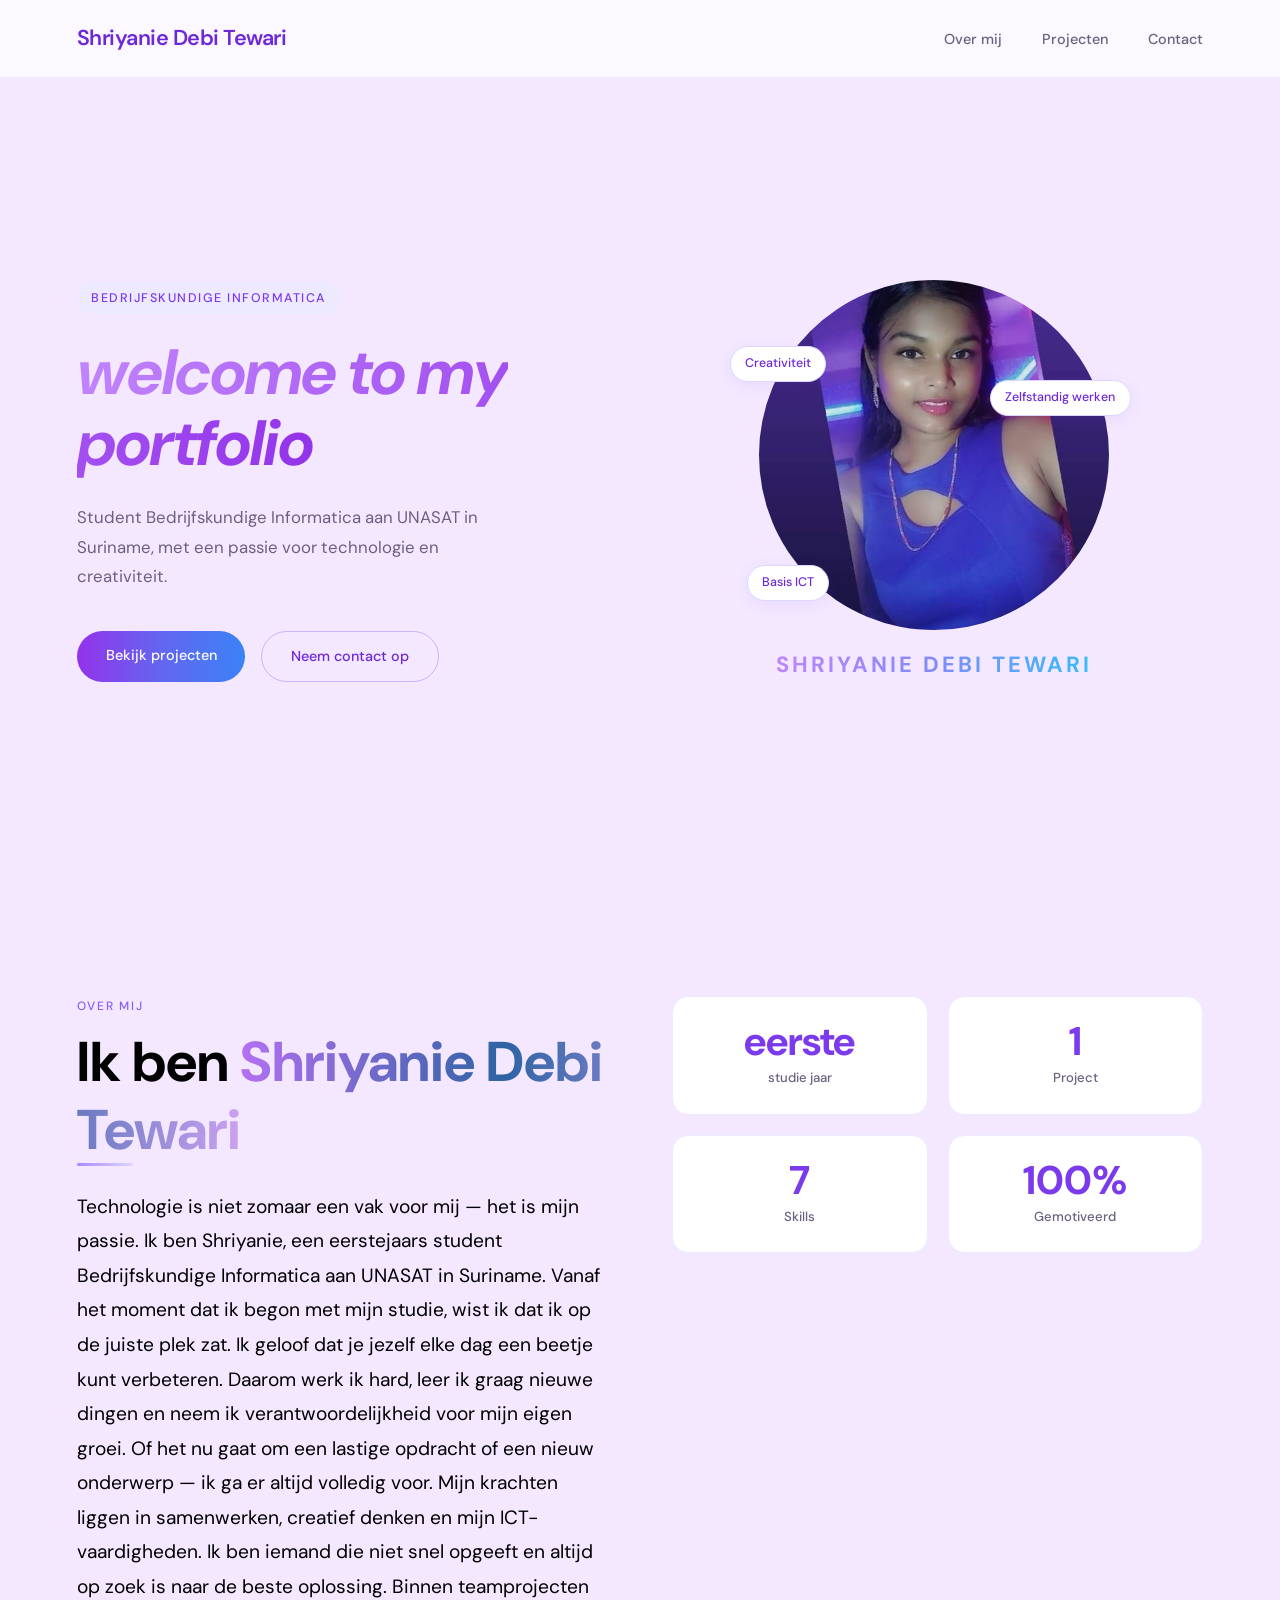
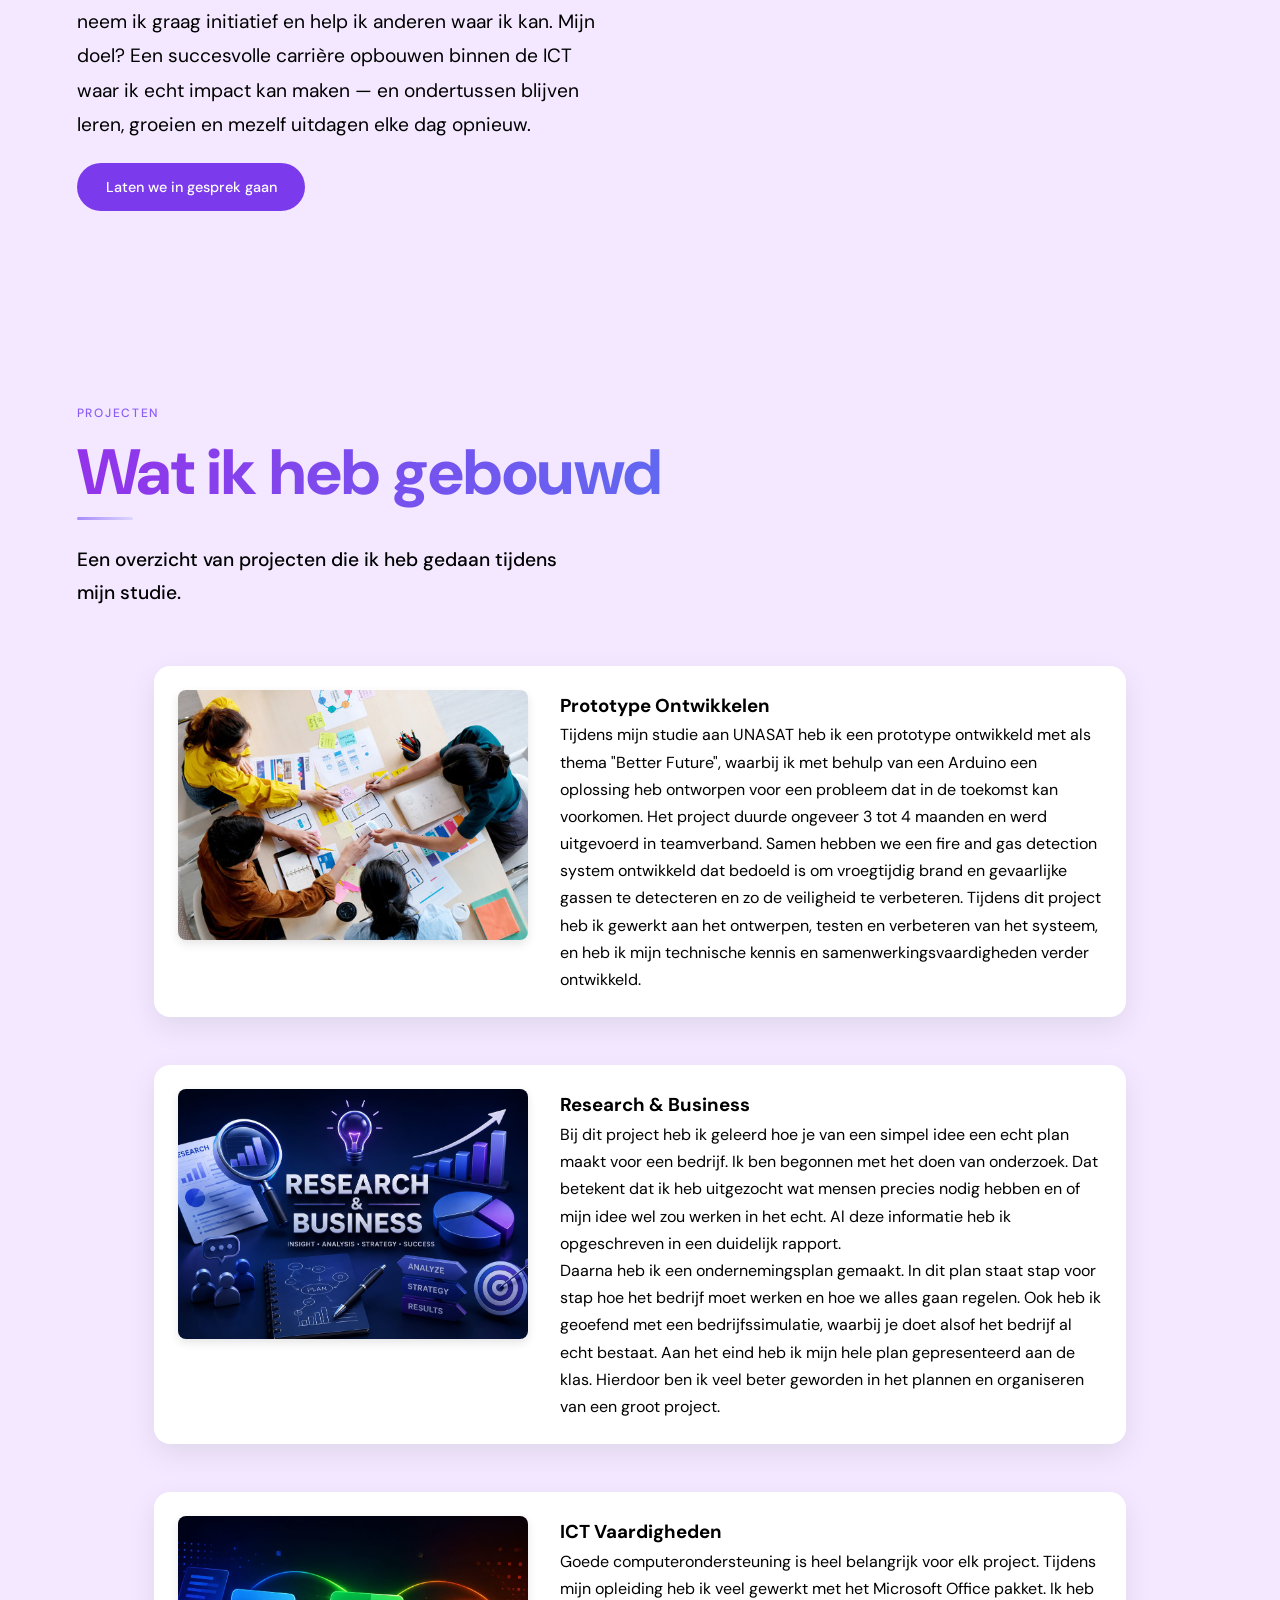
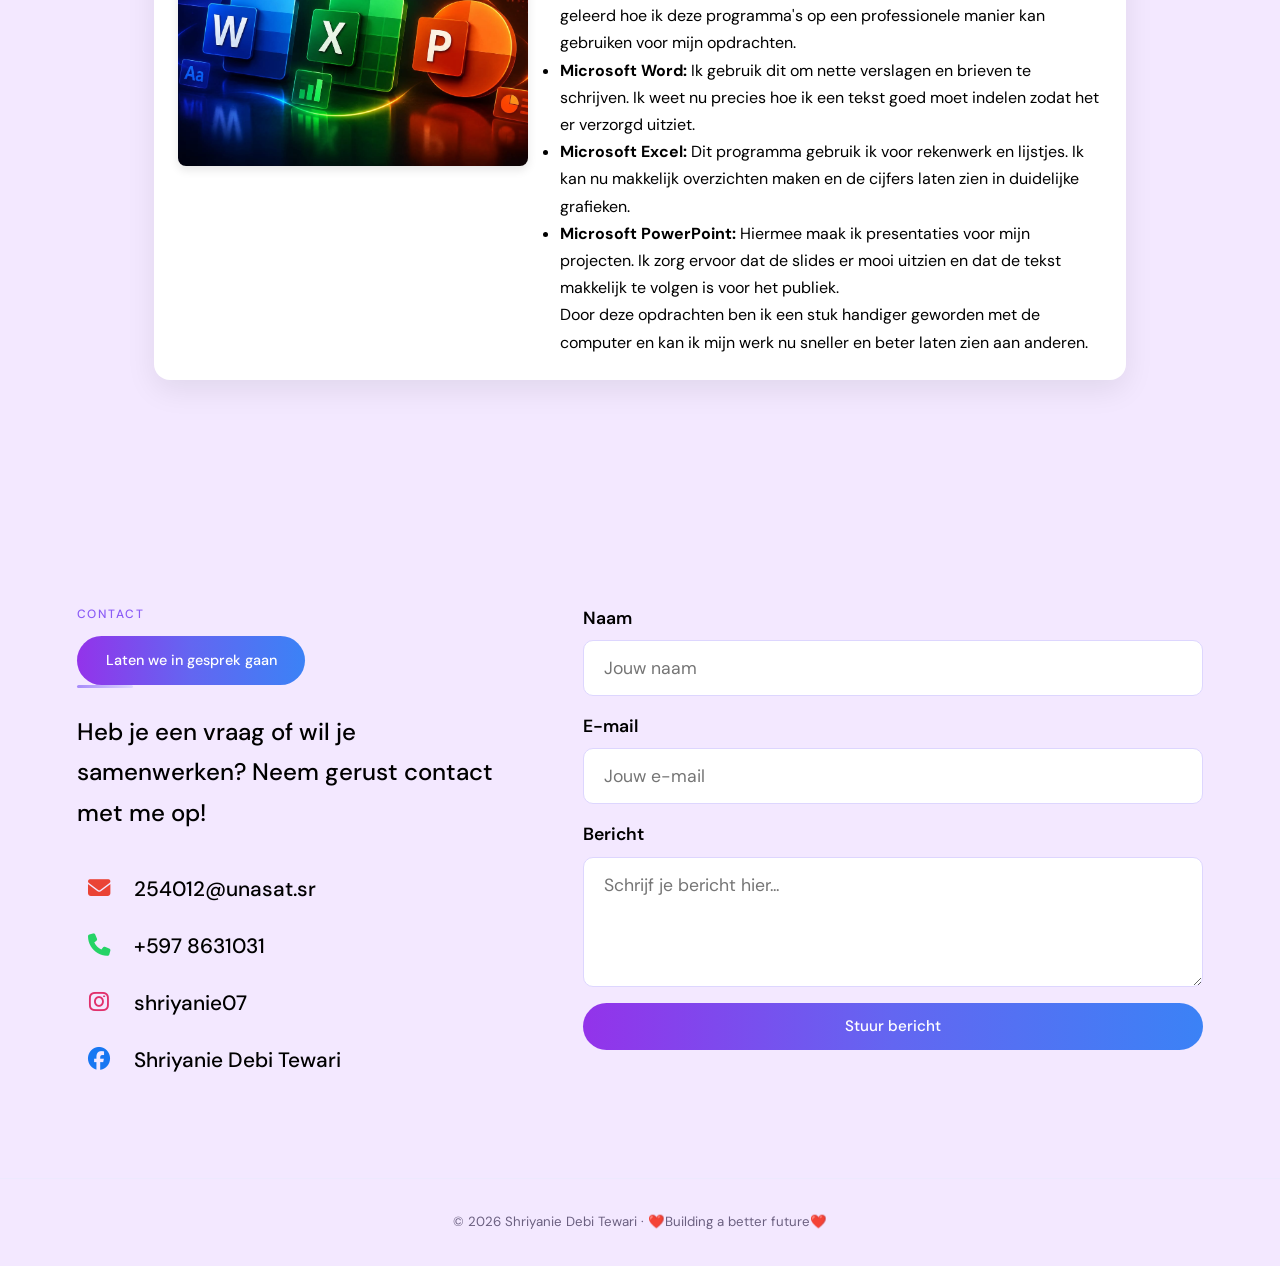
<file: index.html>
<!DOCTYPE html>
<html lang="nl">
<head>
  <meta charset="UTF-8" />
  <meta name="viewport" content="width=device-width, initial-scale=1.0"/>
  <title>Portfolio - Shriyanie Debi Tewari</title>
  <link href="https://fonts.googleapis.com/css2?family=DM+Sans:wght@400;500;600&family=DM+Serif+Display:ital@0;1&display=swap" rel="stylesheet"/>
  <link rel="stylesheet" href="css/main.css"/>
  <link rel="stylesheet" href="https://cdnjs.cloudflare.com/ajax/libs/font-awesome/6.5.0/css/all.min.css">
</head>
<body>

  <!-- NAVIGATIE -->
  <nav>
    <div class="nav-logo">Shriyanie Debi Tewari</div>
    <ul class="nav-links">
      <li><a href="#about">Over mij</a></li>
      <li><a href="#projecten">Projecten</a></li>
      <li><a href="#contact">Contact</a></li>
    </ul>
  </nav>

  <!-- HERO -->
  <section id="hero">
    <div class="hero-bg"></div>
    <div class="hero-content">
      <div class="hero-tag">Bedrijfskundige Informatica</div>
      <h1 class="hero-title">
        <em><span class="naam">welcome to my portfolio</span></em>
      </h1>
      <p class="hero-sub">
        Student Bedrijfskundige Informatica aan UNASAT in Suriname,
        met een passie voor technologie en creativiteit.
      </p>
      <div class="hero-buttons">
        <a href="#projecten" class="btn-primary btn-gekleurd">Bekijk projecten</a>
        <a href="#contact" class="btn-outline">Neem contact op</a>
      </div>
    </div>
    <div class="hero-visual">
      <div class="avatar-wrapper">
        <div class="chip chip-1">Creativiteit</div>
        <div class="chip chip-2">Basis ICT</div>
        <div class="chip chip-3">Zelfstandig werken</div>
        <div class="avatar-ring">
          <div class="avatar-inner">
            <div class="hero-circle">
              <img src="img/foto.jpg" alt="Shriyanie" class="avatar-img">
            </div>
            <p class="foto-naam">SHRIYANIE DEBI TEWARI</p>
          </div>
        </div>
      </div>
    </div>
  </section>

  <!-- OVER MIJ -->
  <section id="about">
    <div class="about-grid">
      <div class="about-text fade-up">
        <div class="section-label">Over mij</div>
        <h2>Ik ben <span class="naam">Shriyanie Debi Tewari</span></h2>
        <div class="divider"></div>
        <p>Technologie is niet zomaar een vak voor mij — het is mijn passie. Ik ben Shriyanie, een eerstejaars student Bedrijfskundige Informatica aan UNASAT in Suriname. Vanaf het moment dat ik begon met mijn studie, wist ik dat ik op de juiste plek zat.
Ik geloof dat je jezelf elke dag een beetje kunt verbeteren. Daarom werk ik hard, leer ik graag nieuwe dingen en neem ik verantwoordelijkheid voor mijn eigen groei. Of het nu gaat om een lastige opdracht of een nieuw onderwerp — ik ga er altijd volledig voor.
Mijn krachten liggen in samenwerken, creatief denken en mijn ICT-vaardigheden. Ik ben iemand die niet snel opgeeft en altijd op zoek is naar de beste oplossing. Binnen teamprojecten neem ik graag initiatief en help ik anderen waar ik kan.
Mijn doel? Een succesvolle carrière opbouwen binnen de ICT waar ik echt impact kan maken — en ondertussen blijven leren, groeien en mezelf uitdagen elke dag opnieuw.</p>
        <a href="#contact" class="btn-primary btn-mt">Laten we in gesprek gaan</a>
      </div>
      <div class="about-stats fade-up fade-delay-1">
        <div class="stat-card">
          <div class="stat-number">eerste</div>
          <div class="stat-label">studie jaar</div>
        </div>
        <div class="stat-card">
          <div class="stat-number">1</div>
          <div class="stat-label">Project</div>
        </div>
        <div class="stat-card">
          <div class="stat-number">7</div>
          <div class="stat-label">Skills</div>
        </div>
        <div class="stat-card">
          <div class="stat-number">100%</div>
          <div class="stat-label">Gemotiveerd</div>
        </div>
      </div>
    </div>
  </section>

  <!-- PROJECTEN -->
  <section id="projecten">
    <div class="fade-up">
      <div class="section-label">Projecten</div>
      <h2 class="section-title">Wat ik heb gebouwd</h2>
      <div class="divider"></div>
      <p class="section-desc">Een overzicht van projecten die ik heb gedaan tijdens mijn studie.</p>
    </div>

    <div class="projects-grid">

      <div class="project-content fade-up">
        <div class="project-image">
          <img src="img/prototype.jpg" alt="Prototype foto">
        </div>
        <div class="project-text">
          <h3>Prototype Ontwikkelen</h3>
          <p>
            Tijdens mijn studie aan UNASAT heb ik een prototype ontwikkeld met als thema "Better Future",
            waarbij ik met behulp van een Arduino een oplossing heb ontworpen voor een probleem dat in de
            toekomst kan voorkomen. Het project duurde ongeveer 3 tot 4 maanden en werd uitgevoerd in
            teamverband. Samen hebben we een fire and gas detection system ontwikkeld dat bedoeld is om
            vroegtijdig brand en gevaarlijke gassen te detecteren en zo de veiligheid te verbeteren.
            Tijdens dit project heb ik gewerkt aan het ontwerpen, testen en verbeteren van het systeem,
            en heb ik mijn technische kennis en samenwerkingsvaardigheden verder ontwikkeld.
          </p>
        </div>
      </div>

      <div class="project-content fade-up">
        <div class="project-image">
          <img src="img/r-b.png" alt="Mijn business project">
        </div>
        <div class="project-text">
          <h3>Research & Business</h3>
          <p>
            Bij dit project heb ik geleerd hoe je van een simpel idee een echt plan maakt voor een bedrijf.
            Ik ben begonnen met het doen van onderzoek. Dat betekent dat ik heb uitgezocht wat mensen
            precies nodig hebben en of mijn idee wel zou werken in het echt. Al deze informatie heb ik
            opgeschreven in een duidelijk rapport.
          </p>
          <p>
            Daarna heb ik een ondernemingsplan gemaakt. In dit plan staat stap voor stap hoe het bedrijf
            moet werken en hoe we alles gaan regelen. Ook heb ik geoefend met een bedrijfssimulatie,
            waarbij je doet alsof het bedrijf al echt bestaat. Aan het eind heb ik mijn hele plan
            gepresenteerd aan de klas. Hierdoor ben ik veel beter geworden in het plannen en organiseren
            van een groot project.
          </p>
        </div>
      </div>

      <div class="project-content fade-up">
        <div class="project-image">
          <img src="img/w-e.png" alt="Werken met de computer">
        </div>
        <div class="project-text">
          <h3>ICT Vaardigheden</h3>
          <p>
            Goede computerondersteuning is heel belangrijk voor elk project. Tijdens mijn opleiding
            heb ik veel gewerkt met het Microsoft Office pakket. Ik heb geleerd hoe ik deze programma's
            op een professionele manier kan gebruiken voor mijn opdrachten.
          </p>
          <ul>
            <li><b>Microsoft Word:</b> Ik gebruik dit om nette verslagen en brieven te schrijven. Ik weet nu
            precies hoe ik een tekst goed moet indelen zodat het er verzorgd uitziet.</li>
            <li><b>Microsoft Excel:</b> Dit programma gebruik ik voor rekenwerk en lijstjes. Ik kan nu
            makkelijk overzichten maken en de cijfers laten zien in duidelijke grafieken.</li>
            <li><b>Microsoft PowerPoint:</b> Hiermee maak ik presentaties voor mijn projecten. Ik zorg ervoor
            dat de slides er mooi uitzien en dat de tekst makkelijk te volgen is voor het publiek.</li>
          </ul>
          <p>
            Door deze opdrachten ben ik een stuk handiger geworden met de computer en kan ik mijn
            werk nu sneller en beter laten zien aan anderen.
          </p>
        </div>
      </div>

    </div>
  </section>

  <!-- CONTACT -->
  <section id="contact">
    <div class="contact-wrapper">
      <div class="contact-info fade-up">
        <div class="section-label">Contact</div>
        <a href="#contact" class="btn-primary btn-gekleurd">Laten we in gesprek gaan</a>
        <div class="divider"></div>
        <p>Heb je een vraag of wil je samenwerken? Neem gerust contact met me op!</p>
        <div class="contact-links">
          <a href="https://mail.google.com/mail/?view=cm&to=254012@unasat.sr" target="_blank" class="contact-link">
            <div class="contact-link-icon"><i class="fa-solid fa-envelope"></i></div>
            254012@unasat.sr
          </a>
          <a href="tel:+5978631031" class="contact-link">
            <div class="contact-link-icon"><i class="fa-solid fa-phone"></i></div>
            +597 8631031
          </a>
          <a href="https://instagram.com/shriyanie07" target="_blank" class="contact-link">
            <div class="contact-link-icon"><i class="fa-brands fa-instagram"></i></div>
            shriyanie07
          </a>
          <a href="https://www.facebook.com/share/1Ca4bWKTp8/" target="_blank" class="contact-link">
            <div class="contact-link-icon"><i class="fa-brands fa-facebook"></i></div>
            Shriyanie Debi Tewari
          </a>
        </div>
      </div>
      <form class="contact-form fade-up fade-delay-1" id="contactForm">
        <div class="form-group">
          <label for="naam">Naam</label>
          <input type="text" id="naam" placeholder="Jouw naam" />
        </div>
        <div class="form-group">
          <label for="email">E-mail</label>
          <input type="email" id="email" placeholder="Jouw e-mail" />
        </div>
        <div class="form-group">
          <label for="bericht">Bericht</label>
          <textarea id="bericht" placeholder="Schrijf je bericht hier..."></textarea>
        </div>
        <button type="submit" class="form-submit">Stuur bericht</button>
      </form>
    </div>
  </section>

  <!-- FOOTER -->
  <footer>
    <p>© 2026 Shriyanie Debi Tewari · ❤️Building a better future❤️</p>
  </footer>

  <script src="js/script.js"></script>
</body>
</html>
</file>
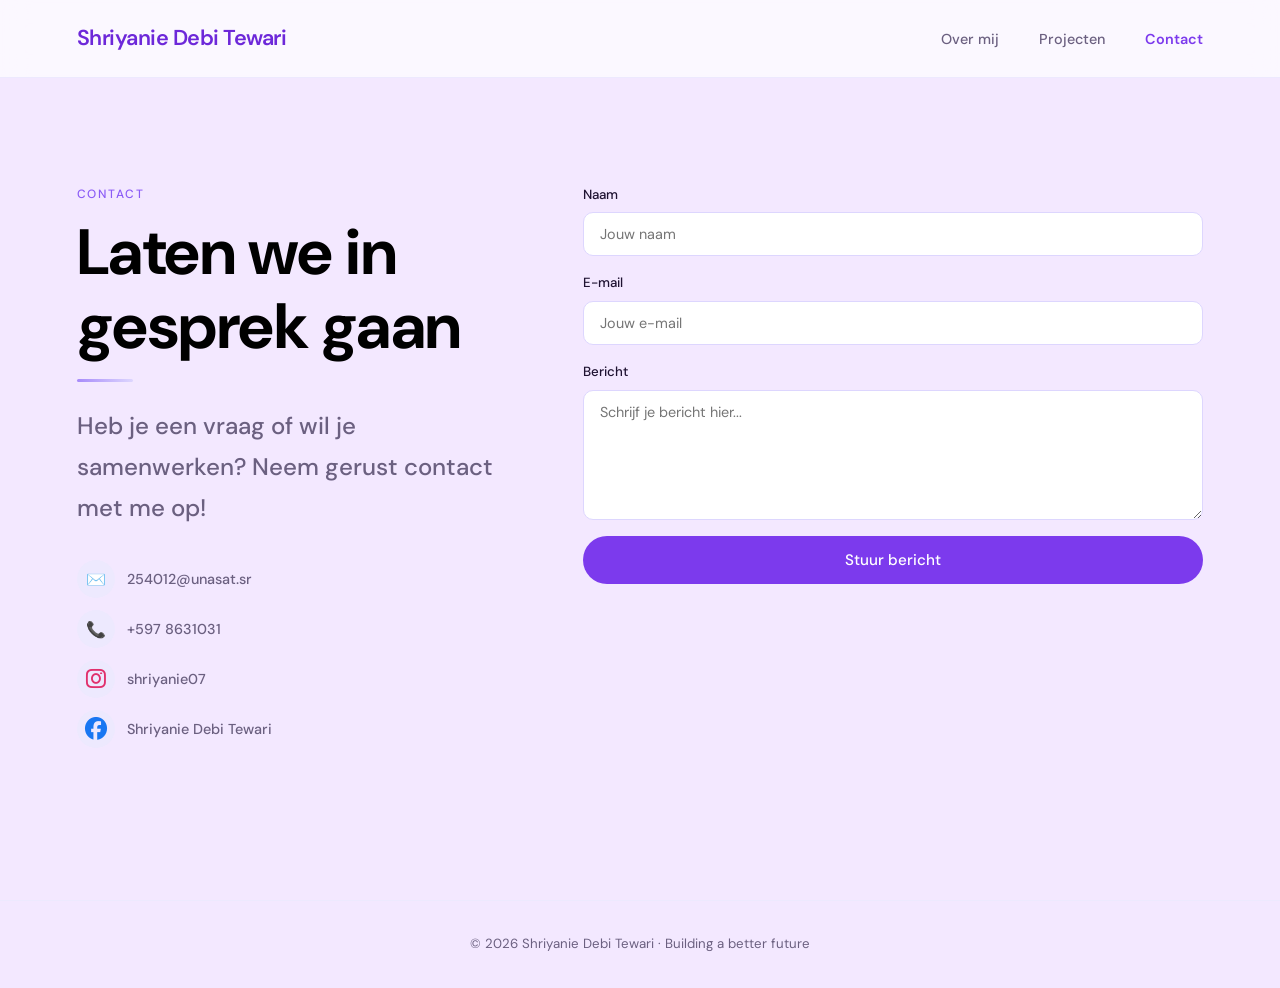
<file: contact.html>
<!DOCTYPE html>
<html lang="nl">
<head>
  <meta charset="UTF-8" />
  <meta name="viewport" content="width=device-width, initial-scale=1.0"/>
  <title>Contact - Shriyanie Debi Tewari</title>
  <link href="https://fonts.googleapis.com/css2?family=DM+Sans:wght@400;500;600&family=DM+Serif+Display:ital@0;1&display=swap" rel="stylesheet"/>
  <link rel="stylesheet" href="css/main.css"/>
  <link rel="stylesheet" href="css/contact.css"/>
  <link rel="stylesheet" href="https://cdnjs.cloudflare.com/ajax/libs/font-awesome/6.5.0/css/all.min.css">
</head>
<body>

  <!-- NAVIGATIE -->
  <nav>
    <div class="nav-logo">Shriyanie Debi Tewari</div>
    <ul class="nav-links">
      <li><a href="index.html">Over mij</a></li>
      <li><a href="work.html">Projecten</a></li>
      <li><a href="contact.html" class="active">Contact</a></li>
    </ul>
  </nav>

  <!-- CONTACT -->
  <section id="contact">
    <div class="hero-bg"></div>
    <div class="contact-wrapper">
      <div class="contact-info fade-up">
        <div class="section-label">Contact</div>
        <h2 class="section-title">Laten we in gesprek gaan</h2>
        <div class="divider"></div>
        <p>Heb je een vraag of wil je samenwerken? Neem gerust contact met me op!</p>
        <div class="contact-links">
          <a href="https://mail.google.com/mail/?view=cm&to=254012@unasat.sr" target="_blank" class="contact-link">
            <div class="contact-link-icon">✉️</div>
            254012@unasat.sr
          </a>
          <a href="tel:+5978631031" class="contact-link">
            <div class="contact-link-icon">📞</div>
            +597 8631031
          </a>
          <a href="https://instagram.com/shriyanie07" target="_blank" class="contact-link">
            <div class="contact-link-icon"><i class="fa-brands fa-instagram"></i></div>
            shriyanie07
          </a>
          <a href="https://www.facebook.com/share/1Ca4bWKTp8/" target="_blank" class="contact-link">
            <div class="contact-link-icon"><i class="fa-brands fa-facebook"></i></div>
            Shriyanie Debi Tewari
          </a>
        </div>
      </div>

      <form class="contact-form fade-up fade-delay-1" id="contactForm">
        <div class="form-group">
          <label for="naam">Naam</label>
          <input type="text" id="naam" placeholder="Jouw naam" />
        </div>
        <div class="form-group">
          <label for="email">E-mail</label>
          <input type="email" id="email" placeholder="Jouw e-mail" />
        </div>
        <div class="form-group">
          <label for="bericht">Bericht</label>
          <textarea id="bericht" placeholder="Schrijf je bericht hier..."></textarea>
        </div>
        <button type="submit" class="form-submit">Stuur bericht</button>
      </form>
    </div>
  </section>

  <!-- FOOTER -->
  <footer>
    <p>© 2026 Shriyanie Debi Tewari · Building a better future</p>
  </footer>

  <script src="js/script.js"></script>
</body>
</html>
</file>
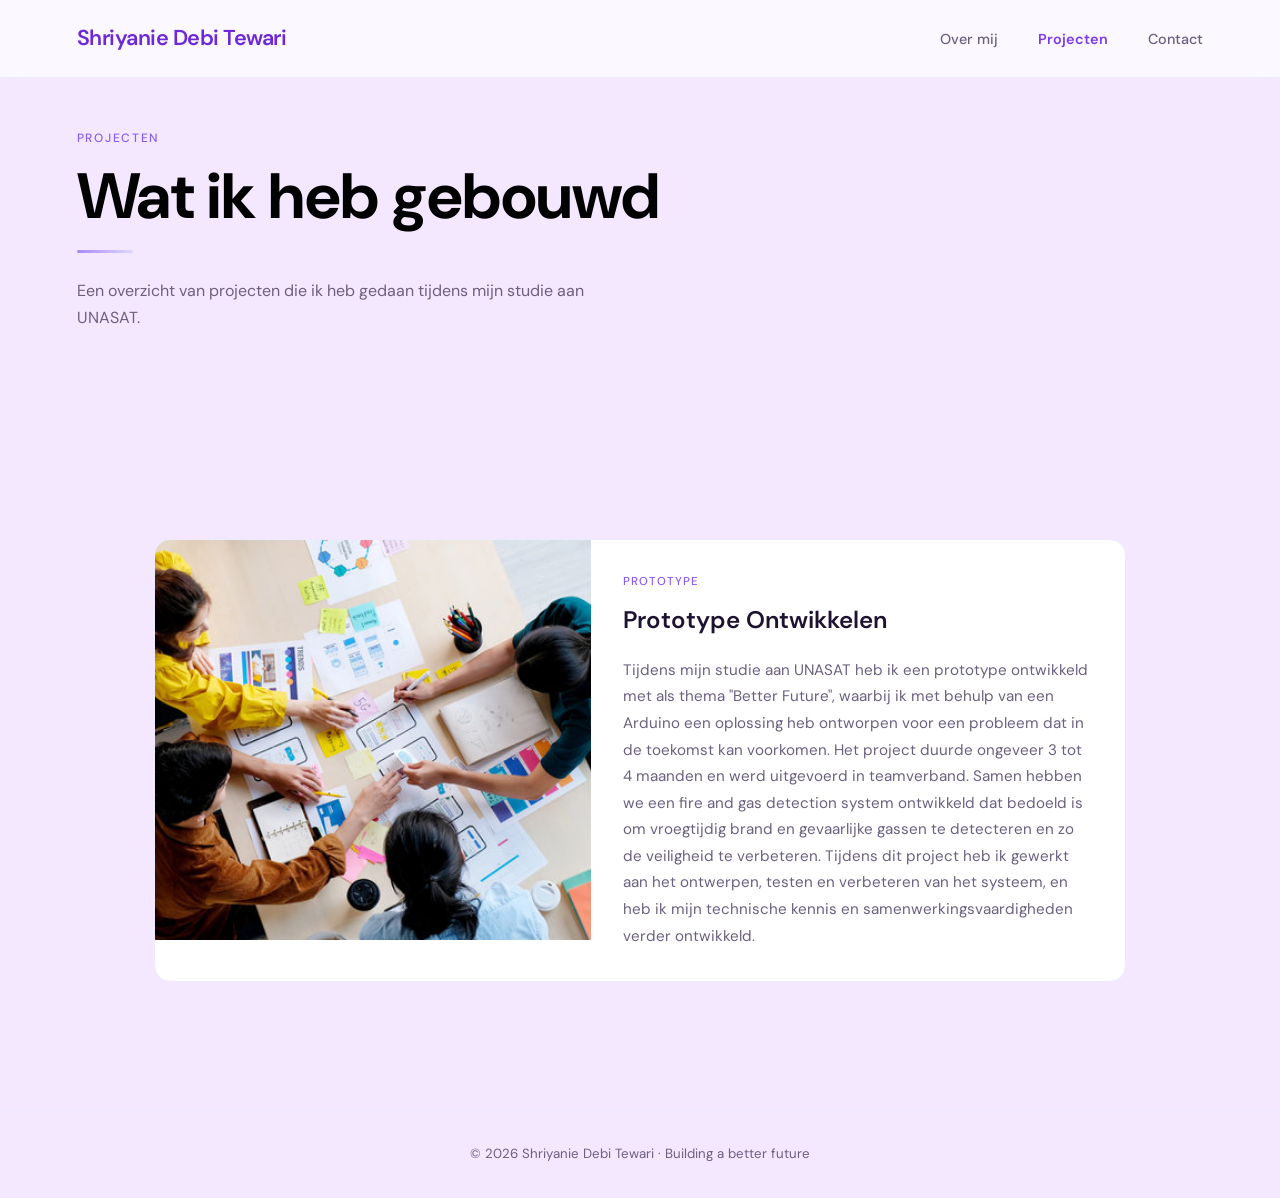
<file: work.html>
<!DOCTYPE html>
<html lang="nl">
<head>
  <meta charset="UTF-8" />
  <meta name="viewport" content="width=device-width, initial-scale=1.0"/>
  <title>Projecten - Shriyanie Debi Tewari</title>
  <link href="https://fonts.googleapis.com/css2?family=DM+Sans:wght@400;500;600&family=DM+Serif+Display:ital@0;1&display=swap" rel="stylesheet"/>
  <link rel="stylesheet" href="css/main.css"/>
  <link rel="stylesheet" href="css/work.css"/>
  <link rel="stylesheet" href="https://cdnjs.cloudflare.com/ajax/libs/font-awesome/6.5.0/css/all.min.css">
</head>
<body>

  <!-- NAVIGATIE -->
  <nav>
    <div class="nav-logo">Shriyanie Debi Tewari</div>
    <ul class="nav-links">
      <li><a href="index.html">Over mij</a></li>
      <li><a href="work.html" class="active">Projecten</a></li>
      <li><a href="contact.html">Contact</a></li>
    </ul>
  </nav>

  <!-- HEADER -->
  <section id="work-hero">
    <div class="hero-bg"></div>
    <div class="work-hero-content fade-up">
      <div class="section-label">Projecten</div>
      <h1 class="section-title">Wat ik heb gebouwd</h1>
      <div class="divider"></div>
      <p class="section-desc">Een overzicht van projecten die ik heb gedaan tijdens mijn studie aan UNASAT.</p>
    </div>
  </section>

  <!-- PROJECTEN -->
  <section id="projecten">
    <div class="projects-grid">

      <div class="project-card fade-up">
        <img src="img/prototype.jpg" alt="Prototype foto">
        <div class="project-body">
          <div class="project-tag">Prototype</div>
          <div class="project-title">Prototype Ontwikkelen</div>
          <p class="project-desc">
            Tijdens mijn studie aan UNASAT heb ik een prototype ontwikkeld met als thema "Better Future",
            waarbij ik met behulp van een Arduino een oplossing heb ontworpen voor een probleem dat in de
            toekomst kan voorkomen. Het project duurde ongeveer 3 tot 4 maanden en werd uitgevoerd in
            teamverband. Samen hebben we een fire and gas detection system ontwikkeld dat bedoeld is om
            vroegtijdig brand en gevaarlijke gassen te detecteren en zo de veiligheid te verbeteren.
            Tijdens dit project heb ik gewerkt aan het ontwerpen, testen en verbeteren van het systeem,
            en heb ik mijn technische kennis en samenwerkingsvaardigheden verder ontwikkeld.
          </p>
        </div>
      </div>

    </div>
  </section>

  <!-- FOOTER -->
  <footer>
    <p>© 2026 Shriyanie Debi Tewari · Building a better future</p>
  </footer>

  <script src="js/script.js"></script>
</body>
</html>
</file>
<file: css/main.css>
/* ── RESET & VARIABLES ── */
*, *::before, *::after {
  box-sizing: border-box;
  margin: 0;
  padding: 0;
}

:root {
  --cream: transparent;

  --red-100: #e43740;

  --purple-50: transparent;
  --purple-100: #EDE9FE;
  --purple-200: #DDD6FE;
  --purple-300: #C4B5FD;
  --purple-400: #A78BFA;
  --purple-500: #8B5CF6;
  --purple-600: #7C3AED;
  --purple-700: #6D28D9;
  --purple-900: #2E1065;

  --text-main: #1E1231;
  --text-muted: #6B6080;

  --radius: 16px;

  --transition: 0.3s cubic-bezier(0.4, 0, 0.2, 1);
}

html {
  scroll-behavior: smooth;
}

body {
  font-family: 'DM Sans', sans-serif;
  background: #f3e8ff;
  background-attachment: fixed;
  color: black;
  font-size: 16px;
  line-height: 1.7;
  overflow-x: hidden;
  min-height: 100vh;
}

/* ── NAVIGATIE ── */
nav {
  position: fixed;
  top: 0;
  left: 0;
  right: 0;
  width: 100%;

  z-index: 100;

  display: flex;
  justify-content: space-between;
  align-items: center;

  padding: 1.25rem 6vw;

  background: rgba(253, 252, 255, 0.80);
  backdrop-filter: blur(14px);

  border-bottom: 1px solid var(--purple-100);
}

.nav-logo {
  font-size: 1.35rem;
  color: var(--purple-700);
  letter-spacing: -0.5px;
  font-weight: 600;
}

.nav-links {
  display: flex;
  gap: 2.5rem;
  list-style: none;
}

.nav-links a {
  text-decoration: none;
  font-size: 0.9rem;
  font-weight: 500;
  color: var(--text-muted);
  transition: color var(--transition);
}

.nav-links a:hover {
  color: var(--purple-600);
}

.nav-active {
  color: var(--purple-600) !important;
}


#hero {
  min-height: 100vh;

  display: grid;
  grid-template-columns: 1fr 1fr;

  align-items: center;

  padding: 8rem 6vw 4rem;

  gap: 3rem;

  position: relative;
  overflow: hidden;
}

.hero-bg {
  display: none;
}

.hero-content {
  position: relative;
  z-index: 1;
}

.hero-tag {
  display: inline-block;

  font-size: 0.78rem;
  font-weight: 500;
  letter-spacing: 0.12em;
  text-transform: uppercase;

  color: var(--purple-600);
  background: var(--purple-100);

  padding: 0.35rem 0.9rem;

  border-radius: 100px;

  margin-bottom: 1.5rem;
}

.hero-title {
  font-size: clamp(2.8rem, 5vw, 4.2rem);
  line-height: 1.1;
  letter-spacing: -1px;

  margin-bottom: 1.5rem;
}

.hero-title em {
  font-style: italic;
  
}

.hero-sub {
  font-size: 1.05rem;
  color: var(--text-muted);

  max-width: 440px;

  margin-bottom: 2.5rem;

  line-height: 1.75;
}

.hero-buttons {
  display: flex;
  gap: 1rem;
  flex-wrap: wrap;
}

.hero-visual {
  position: relative;
  z-index: 1;

  display: flex;
  justify-content: center;
  align-items: center;
}

.avatar-wrapper {
  position: relative;
}

.avatar-ring {
  width: 340px;
  height: 340px;

  border-radius: 50%;

  display: flex;
  align-items: center;
  justify-content: center;
}

.avatar-inner {
  width: 310px;
  height: 310px;

  border-radius: 50%;

  display: flex;
  align-items: center;
  justify-content: center;
  flex-direction: column;

  gap: 0.5rem;
}

.avatar-img {
  width: 350px;
  height: 350px;

  border-radius: 50%;

  object-fit: cover;
  object-position: center;
}

.avatar-initials {
  font-size: 5rem;
  color: var(--purple-500);
  line-height: 1;
  font-weight: 700;
}

.avatar-label {
  font-size: 0.78rem;
  color: var(--purple-400);

  letter-spacing: 0.1em;
  text-transform: uppercase;
}

.chip {
  position: absolute;

  background: #fff;

  border: 1px solid var(--purple-200);

  border-radius: 100px;

  padding: 0.4rem 0.9rem;

  font-size: 0.78rem;
  font-weight: 500;

  color: var(--purple-700);

  box-shadow: 0 4px 16px rgba(124, 58, 237, 0.08);

  white-space: nowrap;
}

.chip-1 {
  top: 10%;
  left: -10%;
  animation: float 4s ease-in-out infinite;
}

.chip-2 {
  bottom: 15%;
  left: -5%;
  animation: float 4s ease-in-out infinite 1s;
}

.chip-3 {
  top: 20%;
  right: -8%;
  animation: float 4s ease-in-out infinite 2s;
}

@keyframes float {
  0%, 100% {
    transform: translateY(0);
  }

  50% {
    transform: translateY(-10px);
  }
}

.btn-primary {
  display: inline-block;

  padding: 0.75rem 1.8rem;

  background: var(--purple-600);
  color: #fff;

  border-radius: 100px;

  text-decoration: none;

  font-size: 0.9rem;
  font-weight: 500;

  transition:
    background var(--transition),
    transform var(--transition);
}

.btn-primary:hover {
  background: var(--purple-700);
  transform: translateY(-2px);
}

.btn-outline {
  display: inline-block;

  padding: 0.75rem 1.8rem;

  border: 1.5px solid var(--purple-300);

  color: var(--purple-700);

  border-radius: 100px;

  text-decoration: none;

  font-size: 0.9rem;
  font-weight: 500;

  transition: all var(--transition);
}

.btn-outline:hover {
  background: var(--purple-50);
  transform: translateY(-2px);
}


section {
  padding: 6rem 6vw;
}

.section-label {
  font-size: 0.75rem;

  letter-spacing: 0.14em;
  text-transform: uppercase;

  font-weight: 500;

  color: var(--purple-500);

  margin-bottom: 0.75rem;
}

.section-title {
  font-size: clamp(3em, 5vw, 4rem);
  line-height: 1.15;
  letter-spacing: -0.5px;
  margin-bottom: 1rem;
  font-weight: 700;
  
}

.section-desc {
  color: var(--text-muted);

  max-width: 520px;

  margin-bottom: 3rem;
}

.divider {
  width: 56px;
  height: 3px;

  background:
    linear-gradient(
      90deg,
      var(--purple-400),
      var(--purple-200)
    );

  border-radius: 2px;

  margin-bottom: 1.5rem;
}


#about {
  background: transparent;
}

.about-grid {
  display: grid;
  grid-template-columns: 1fr 1fr;

  gap: 4rem;

  align-items: start;
}

.about-text p {
  color: black;
  margin-bottom: 1.25rem;
}

.about-stats {
  display: grid;
  grid-template-columns: 1fr 1fr;

  gap: 1.25rem;
}

.stat-card {
  background: #fff;

  border: 1px solid var(--purple-100);

  border-radius: var(--radius);

  padding: 1.5rem;

  text-align: center;
}

.stat-number {
  font-size: 2.5rem;
  color: var(--purple-600);

  line-height: 1;

  margin-bottom: 0.4rem;

  font-weight: 700;
}

.stat-label {
  font-size: 0.82rem;
  color: var(--text-muted);
  font-weight: 500;
}


#projecten {
  background: transparent;
}

.projects-grid {
  display: flex;
  flex-direction: column;
  gap: 3rem;
  padding: 2rem 6vw;
}

.project-content {
  display: flex;
  flex-direction: row;      /* foto links, tekst rechts */
  align-items: flex-start;
  gap: 2rem;
  background: #fff;
  border-radius: var(--radius);
  padding: 1.5rem;
  box-shadow: 0 10px 30px rgba(0,0,0,0.08);
}

.project-image {
  flex-shrink: 0;
  width: 350px;             /* breedte van alle foto's */
}

.project-image img {
  width: 350px;
  height: 250px;            /* hoogte van alle foto's */
  object-fit: cover;
  border-radius: 8px;
  box-shadow: 0 4px 10px rgba(0,0,0,0.1);
}

.project-text {
  flex: 1;
}

#contact {
  background: transparent;
}

.contact-wrapper {
  display: grid;
  grid-template-columns: 1fr 1.4fr;

  gap: 4rem;

  align-items: start;
}

.contact-info p {
  color: var(--text-muted);
  margin-bottom: 2rem;
}

.contact-links {
  display: flex;
  flex-direction: column;
  gap: 0.75rem;
}

.contact-link {
  display: flex;
  align-items: center;

  gap: 0.75rem;

  text-decoration: none;

  color: var(--text-muted);

  font-size: 0.9rem;

  transition: color var(--transition);
}

.contact-link:hover {
  color: var(--purple-600);
}

.contact-link-icon {
  width: 38px;
  height: 38px;

  background: var(--purple-100);

  border-radius: 50%;

  display: flex;
  align-items: center;
  justify-content: center;

  font-size: 1rem;

  flex-shrink: 0;
}

.contact-form {
  display: flex;
  flex-direction: column;

  gap: 1rem;
}

.form-group {
  display: flex;
  flex-direction: column;

  gap: 0.4rem;
}

.form-group label {
  font-size: 0.83rem;
  font-weight: 500;
  color: var(--text-main);
}

.form-group input,
.form-group textarea {
  border: 1.5px solid var(--purple-200);

  border-radius: 10px;

  padding: 0.75rem 1rem;

  font-family: 'DM Sans', sans-serif;
  font-size: 0.9rem;

  color: var(--text-main);

  background: #fff;

  outline: none;

  transition: border-color var(--transition);
}

.form-group input:focus,
.form-group textarea:focus {
  border-color: var(--purple-500);
}

.form-group textarea {
  min-height: 130px;
  resize: vertical;
}

.form-submit {
  padding: 0.85rem;

  background: var(--purple-600);
  color: #fff;

  border: none;

  border-radius: 100px;

  font-family: 'DM Sans', sans-serif;
  font-size: 0.95rem;
  font-weight: 500;

  cursor: pointer;

  transition:
    background var(--transition),
    transform var(--transition);
}

.form-submit:hover {
  background: var(--purple-700);
  transform: translateY(-1px);
}
footer {
  text-align: center;

  padding: 2rem 6vw;

  border-top: 1px solid var(--purple-100);

  font-size: 0.83rem;

  color: var(--text-muted);
}

.fade-up {
  opacity: 0;
  transform: translateY(28px);

  transition:
    opacity 0.7s ease,
    transform 0.7s ease;
}

.fade-up.visible {
  opacity: 1;
  transform: translateY(0);
}

.fade-delay-1 {
  transition-delay: 0.15s;
}

.fade-delay-2 {
  transition-delay: 0.30s;
}

.btn-error {
  background: #DC2626 !important;
}

.btn-success {
  background: #059669 !important;
}

@media (max-width: 768px) {

  #hero {
    grid-template-columns: 1fr;
    padding-top: 7rem;
  }

  .hero-visual {
    display: none;
  }

  .about-grid,
  .contact-wrapper {
    grid-template-columns: 1fr;
  }

  .nav-links {
    display: none;
  }

  .project-card {
    flex-direction: column !important;
  }

  .project-card img,
  .project-body {
    width: 100%;
  }

  .project-card img {
    height: 250px;
  }

  .projects-grid {
    flex-direction: column;
  }
}
html, body {
  height: 100%;
  margin: 0;
}
.naam {
  background: linear-gradient(90deg, #b370f2, #2e63a3, #cba1f2);
  -webkit-background-clip: text;
  -webkit-text-fill-color: transparent;
  background-clip: text;
}
h1 {
  animation: fadeIn 1.5s ease-in;
}

@keyframes fadeIn {
  from { opacity: 0; transform: translateY(20px); }
  to { opacity: 1; transform: translateY(0); }
}
.foto-naam {
  background: linear-gradient(90deg, #c084fc, #818cf8, #38bdf8);
  -webkit-background-clip: text;
  -webkit-text-fill-color: transparent;
  background-clip: text;
  font-weight: bold;
  letter-spacing: 3px;
  font-size: 22px;
  white-space: nowrap;
  text-align: center;
}
.btn-gekleurd {
  background: linear-gradient(90deg, #b370f2, #2e63a3);
  border: none;
  color: white;
}

.btn-gekleurd:hover {
  background: linear-gradient(90deg, #2e63a3, #b370f2);
  transform: translateY(-2px);
}
#about h2 {
  font-size: 3.5rem;
  font-weight: 700;
  line-height: 1.2;
}

.about-text p {
  color: black;
  font-size: 1.2rem;
  line-height: 1.8;
}
#projecten .section-title {
  margin-bottom: 0.5rem;
  color: black;
}

#projecten .section-desc {
  color: black;
  margin-bottom: 1.5rem;
}
.contact-info p {
  color: black;
  font-size: 1.5rem;
  font-weight: 500;
}

.contact-link {
  color: black;
  font-size: 1.3rem;
  font-weight: 500;
}
.contact-link-icon {
  width: 45px;
  height: 45px;
  font-size: 1.4rem;
  background: transparent;
}

.contact-link-icon i {
  font-size: 1.4rem;
}

.fa-instagram {
  color: #E1306C;
}

.fa-facebook {
  color: #1877F2;
}
.fa-envelope {
  color: #EA4335;
}

.fa-phone {
  color: #25D366;
}
.form-group label {
  font-size: 1.1rem;
  font-weight: 600;
  color: black;
}

.form-group input,
.form-group textarea {
  font-size: 1.1rem;
  padding: 1rem 1.2rem;
}
.btn-gekleurd {
  background: linear-gradient(90deg, #9333ea, #6366f1, #3b82f6);
  color: white;
  border: none;
}

.btn-gekleurd:hover {
  background: linear-gradient(90deg, #3b82f6, #6366f1, #7c5d98);
  transform: translateY(-2px);
}

.form-submit {
  background: linear-gradient(90deg, #9333ea, #6366f1, #3b82f6);
}

.form-submit:hover {
  background: linear-gradient(90deg, #7faffc, #070bff, #9333ea);
}
#projecten .section-title {
  background: linear-gradient(90deg, #9333ea, #6366f1, #3b82f6);
  -webkit-background-clip: text;
  -webkit-text-fill-color: transparent;
  background-clip: text;
  font-size: 4rem;
  font-weight: 800;
}
#projecten .section-desc {
  font-size: 1.2rem;
  color: black;
  font-weight: 500;
}
.project-desc {
  color: black;
  font-size: 1rem;
}

.project-title {
  color: black;
  font-size: 1.6rem;
}


.hero-title {
  opacity: 0;
  animation: fadeInHero 2s ease forwards;
}

.hero-title .naam {
  background: linear-gradient(
    90deg,
    #c084fc,
    #9333ea,
    #6366f1,
    #60a5fa
  );

  background-size: 300% 300%;

  -webkit-background-clip: text;
  -webkit-text-fill-color: transparent;

  animation: gradientMove 6s ease infinite;
}


@keyframes fadeInHero {
  from {
    opacity: 0;
    transform: translateY(25px);
  }

  to {
    opacity: 1;
    transform: translateY(0);
  }
}

@keyframes gradientMove {
  0% {
    background-position: 0% 50%;
  }

  50% {
    background-position: 100% 50%;
  }

  100% {
    background-position: 0% 50%;
  }
}
</file>
<file: css/contact.css>
/* ── CONTACT PAGE STYLES ── */

#contact {
  min-height: 100vh;
  display: flex;
  align-items: center;
  padding: 8rem 6vw 6rem;
  position: relative;
  overflow: hidden;
  background: var(--purple-50);
}

.contact-wrapper {
  display: grid;
  grid-template-columns: 1fr 1.4fr;
  gap: 4rem;
  align-items: start;
  width: 100%;
  position: relative;
  z-index: 1;
}

.contact-info p {
  color: var(--text-muted);
  margin-bottom: 2rem;
}

.contact-links {
  display: flex;
  flex-direction: column;
  gap: 0.75rem;
}

.contact-link {
  display: flex;
  align-items: center;
  gap: 0.75rem;
  text-decoration: none;
  color: var(--text-muted);
  font-size: 0.9rem;
  transition: color var(--transition);
}

.contact-link:hover {
  color: var(--purple-600);
}

.contact-link-icon {
  width: 38px;
  height: 38px;
  background: var(--purple-100);
  border-radius: 50%;
  display: flex;
  align-items: center;
  justify-content: center;
  font-size: 1rem;
  flex-shrink: 0;
}

.fa-instagram { color: #E1306C; }
.fa-facebook  { color: #1877F2; }

.contact-form {
  display: flex;
  flex-direction: column;
  gap: 1rem;
}

.form-group {
  display: flex;
  flex-direction: column;
  gap: 0.4rem;
}

.form-group label {
  font-size: 0.83rem;
  font-weight: 500;
  color: var(--text-main);
}

.form-group input,
.form-group textarea {
  border: 1.5px solid var(--purple-200);
  border-radius: 10px;
  padding: 0.75rem 1rem;
  font-family: 'DM Sans', sans-serif;
  font-size: 0.9rem;
  color: var(--text-main);
  background: #fff;
  outline: none;
  transition: border-color var(--transition);
}

.form-group input:focus,
.form-group textarea:focus {
  border-color: var(--purple-500);
}

.form-group textarea {
  min-height: 130px;
  resize: vertical;
}

.form-submit {
  padding: 0.85rem;
  background: var(--purple-600);
  color: #fff;
  border: none;
  border-radius: 100px;
  font-family: 'DM Sans', sans-serif;
  font-size: 0.95rem;
  font-weight: 500;
  cursor: pointer;
  transition: background var(--transition), transform var(--transition);
}

.form-submit:hover {
  background: var(--purple-700);
  transform: translateY(-1px);
}

/* ── ACTIVE NAV LINK ── */
.nav-links a.active {
  color: var(--purple-600);
  font-weight: 600;
}

/* ── RESPONSIVE ── */
@media (max-width: 768px) {
  .contact-wrapper {
    grid-template-columns: 1fr;
  }
}
</file>
<file: css/work.css>
/* ── WORK PAGE STYLES ── */

#work-hero {
  min-height: 40vh;
  display: flex;
  align-items: center;
  padding: 8rem 6vw 4rem;
  position: relative;
  overflow: hidden;
}

.work-hero-content {
  position: relative;
  z-index: 1;
}

#projecten {
  background: var(--cream);
  padding: 4rem 6vw 6rem;
}

.projects-grid {
  display: flex;
  flex-direction: column;
  gap: 2rem;
}

.project-card {
  display: flex;
  flex-direction: row;
  align-items: stretch;
  background: #fff;
  border: 1px solid var(--purple-100);
  border-radius: var(--radius);
  overflow: hidden;
  transition: transform var(--transition), box-shadow var(--transition);
}

.project-card:hover {
  transform: translateY(-6px);
  box-shadow: 0 20px 50px rgba(124, 58, 237, 0.1);
}

.project-card img {
  width: 45%;
  height: 400px;
  object-fit: cover;
  flex-shrink: 0;
}

.project-body {
  width: 55%;
  padding: 2rem;
  display: flex;
  flex-direction: column;
  justify-content: center;
}

.project-tag {
  font-size: 0.72rem;
  font-weight: 500;
  letter-spacing: 0.08em;
  text-transform: uppercase;
  color: var(--purple-500);
  margin-bottom: 0.5rem;
}

.project-title {
  font-size: 1.5rem;
  margin-bottom: 1rem;
  color: var(--text-main);
  font-weight: 600;
}

.project-desc {
  font-size: 0.95rem;
  color: var(--text-muted);
  line-height: 1.75;
}

/* ── ACTIVE NAV LINK ── */
.nav-links a.active {
  color: var(--purple-600);
  font-weight: 600;
}

/* ── RESPONSIVE ── */
@media (max-width: 768px) {
  .project-card {
    flex-direction: column;
  }

  .project-card img {
    width: 100%;
    height: 220px;
  }

  .project-body {
    width: 100%;
  }
}
</file>
